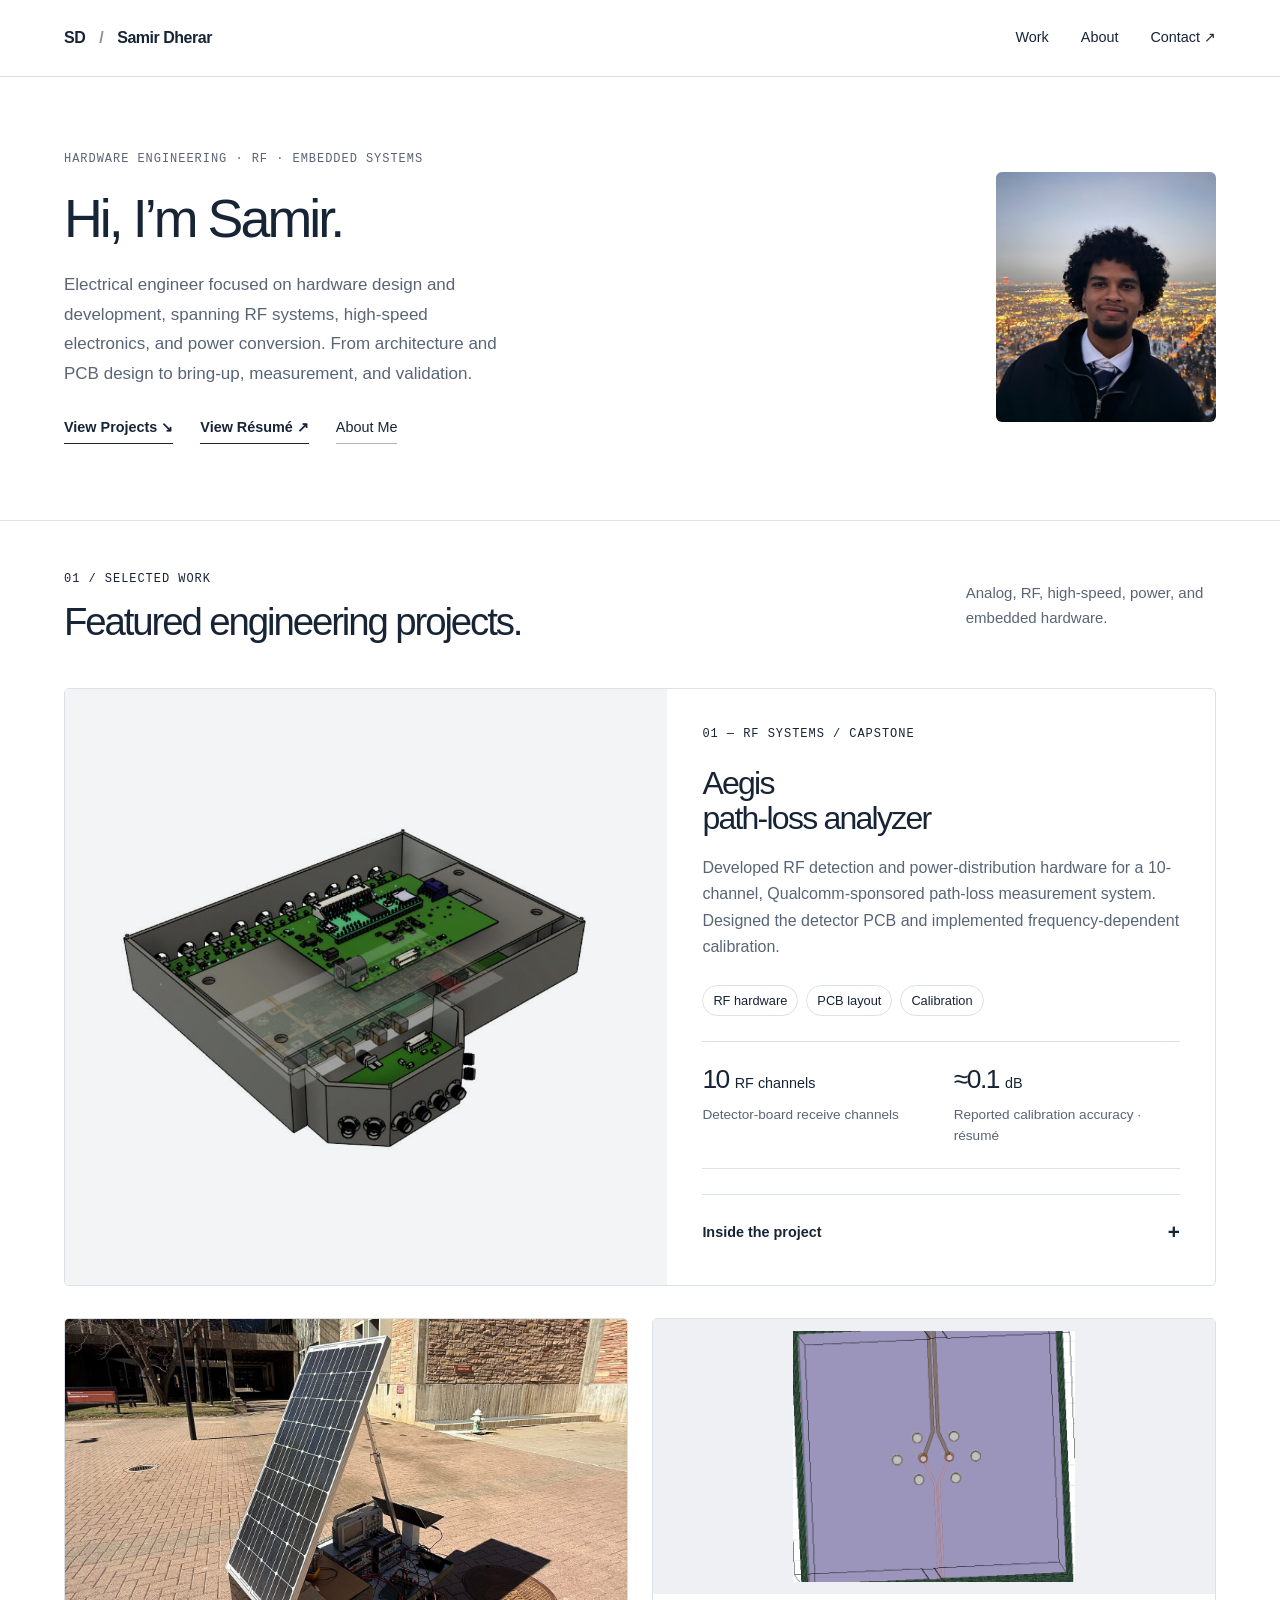
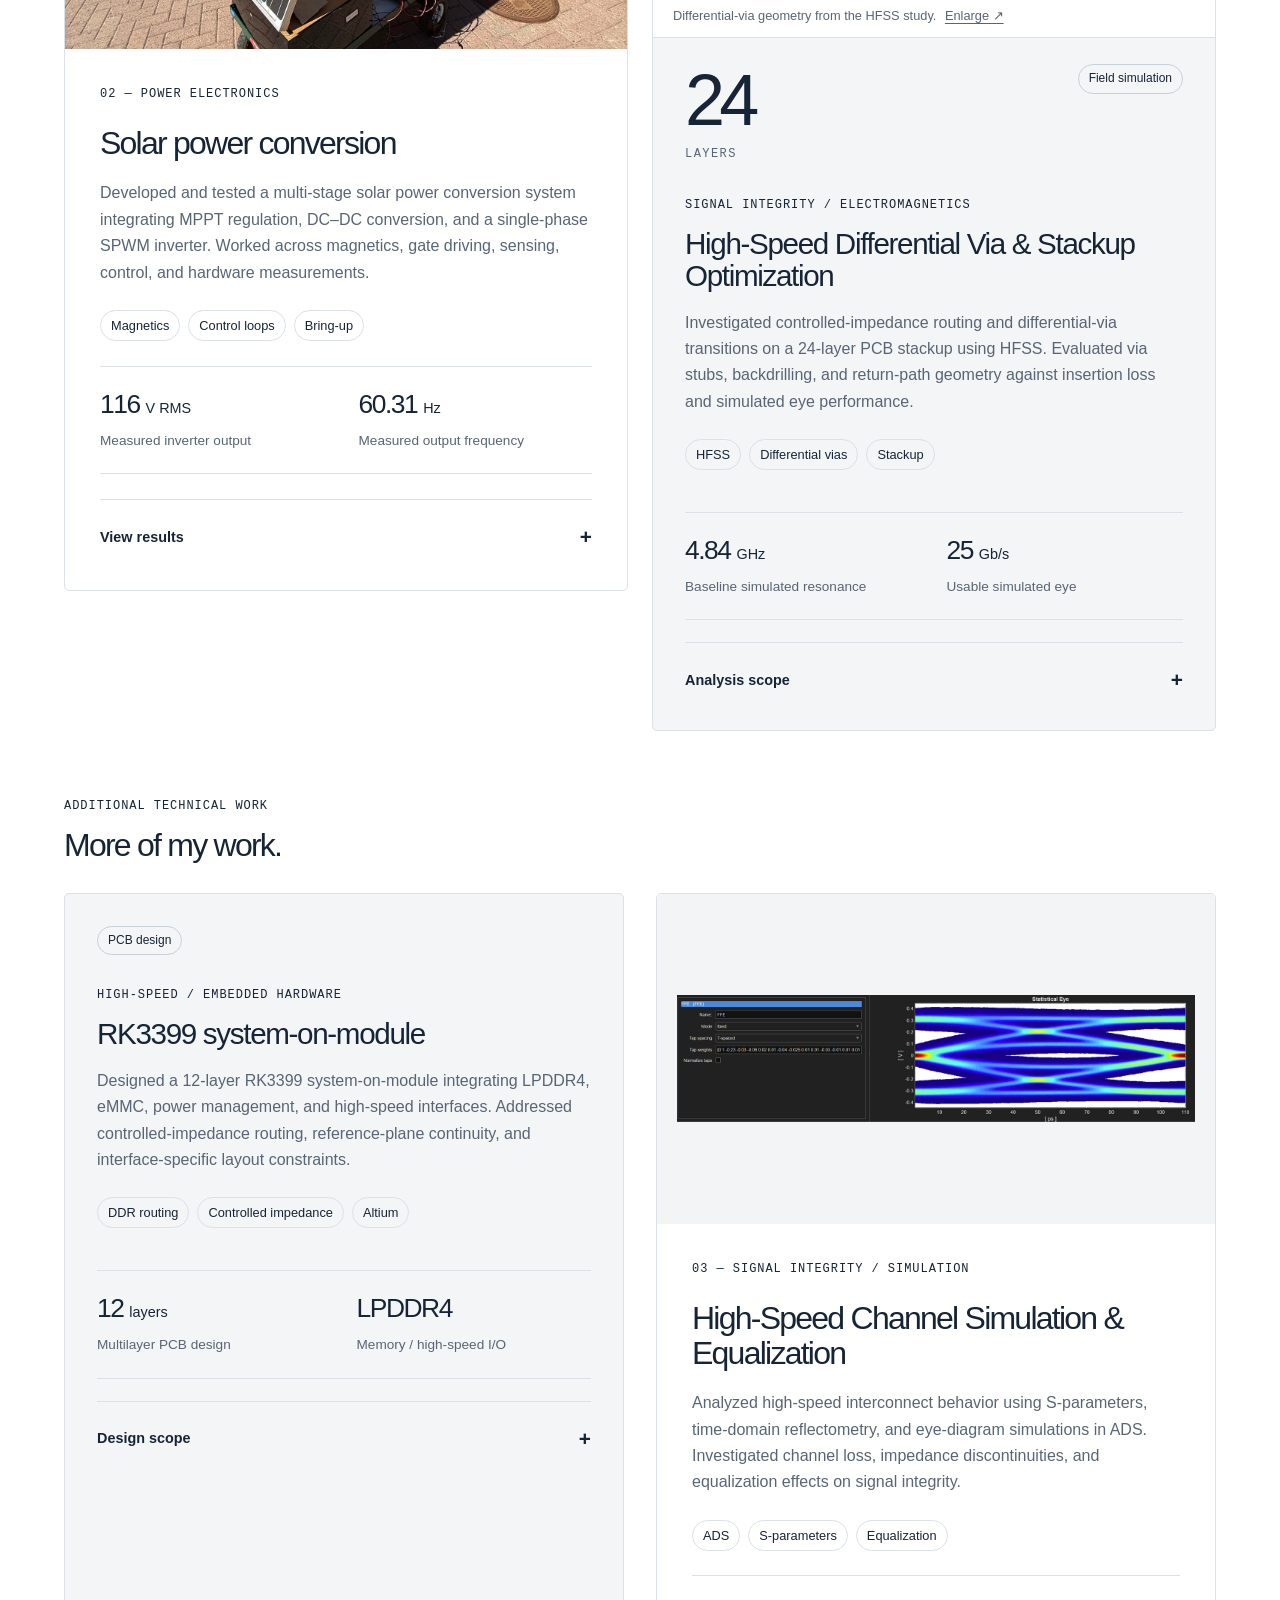
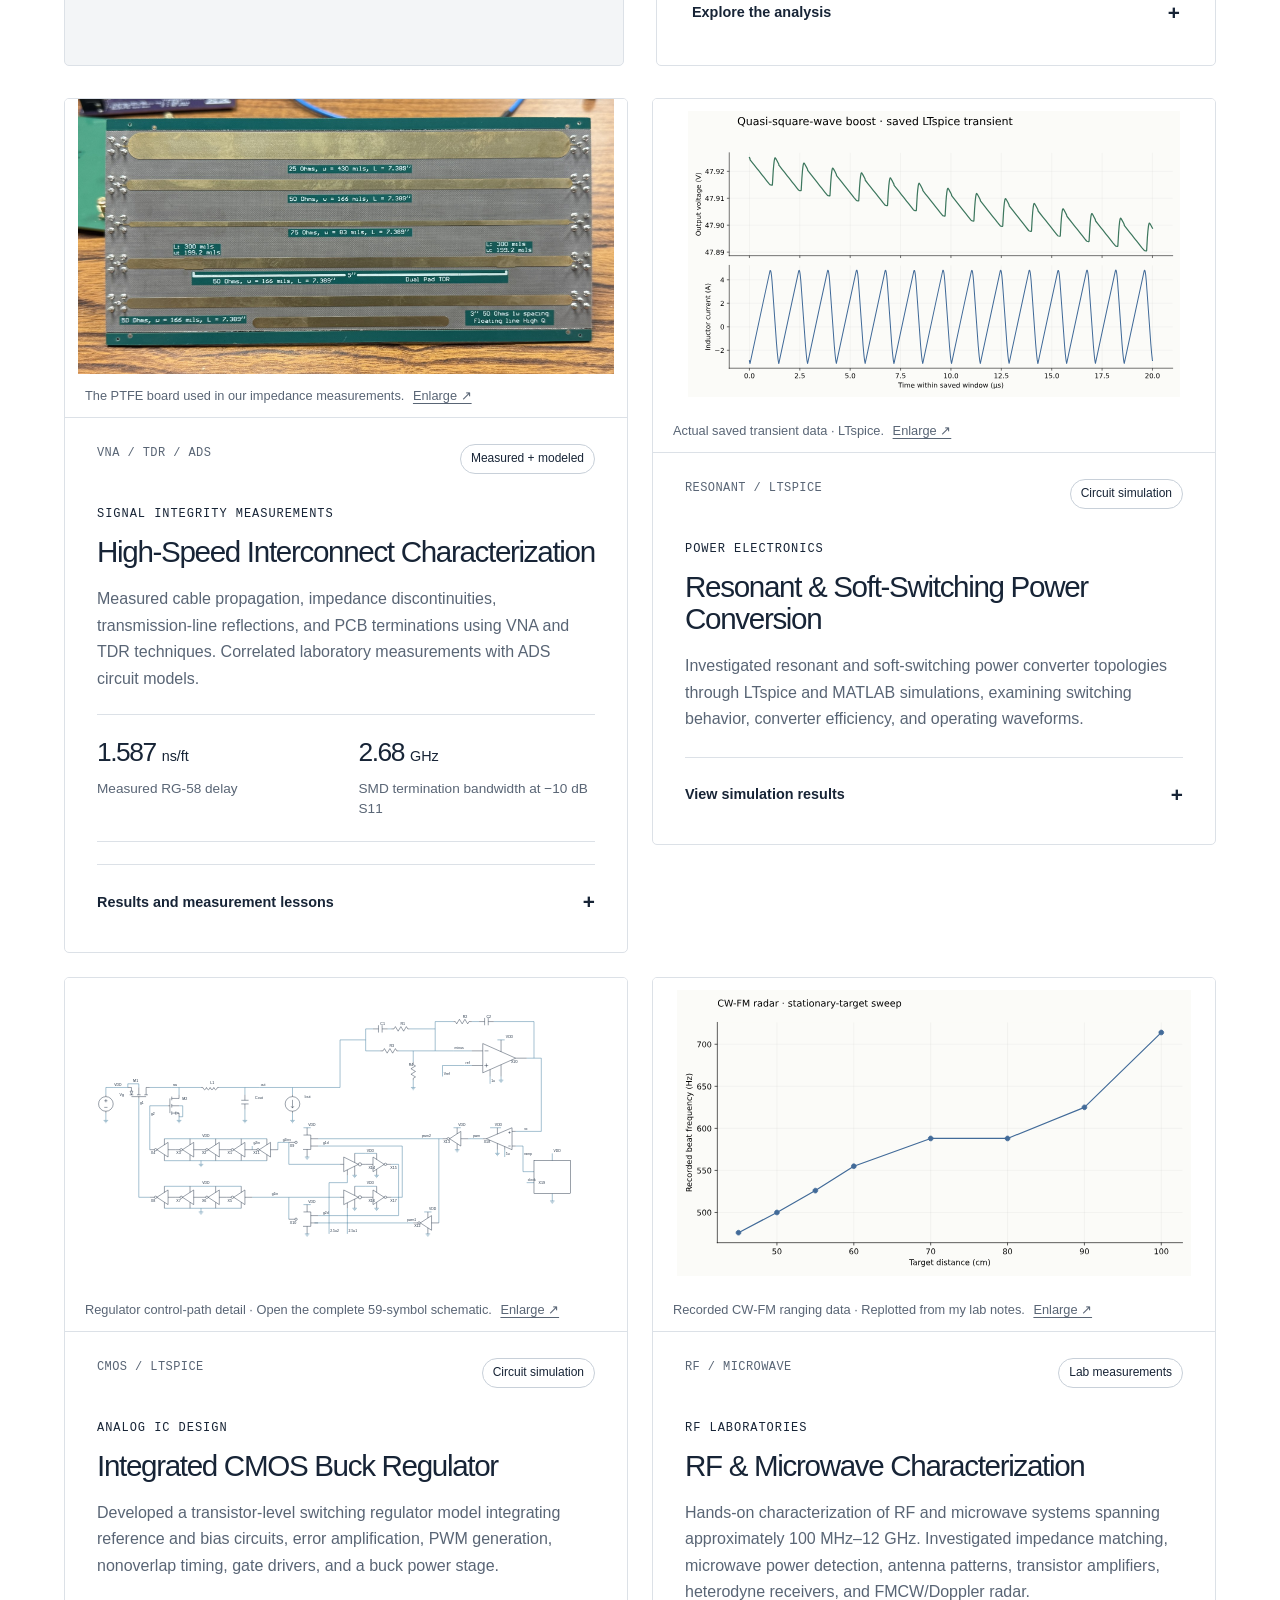
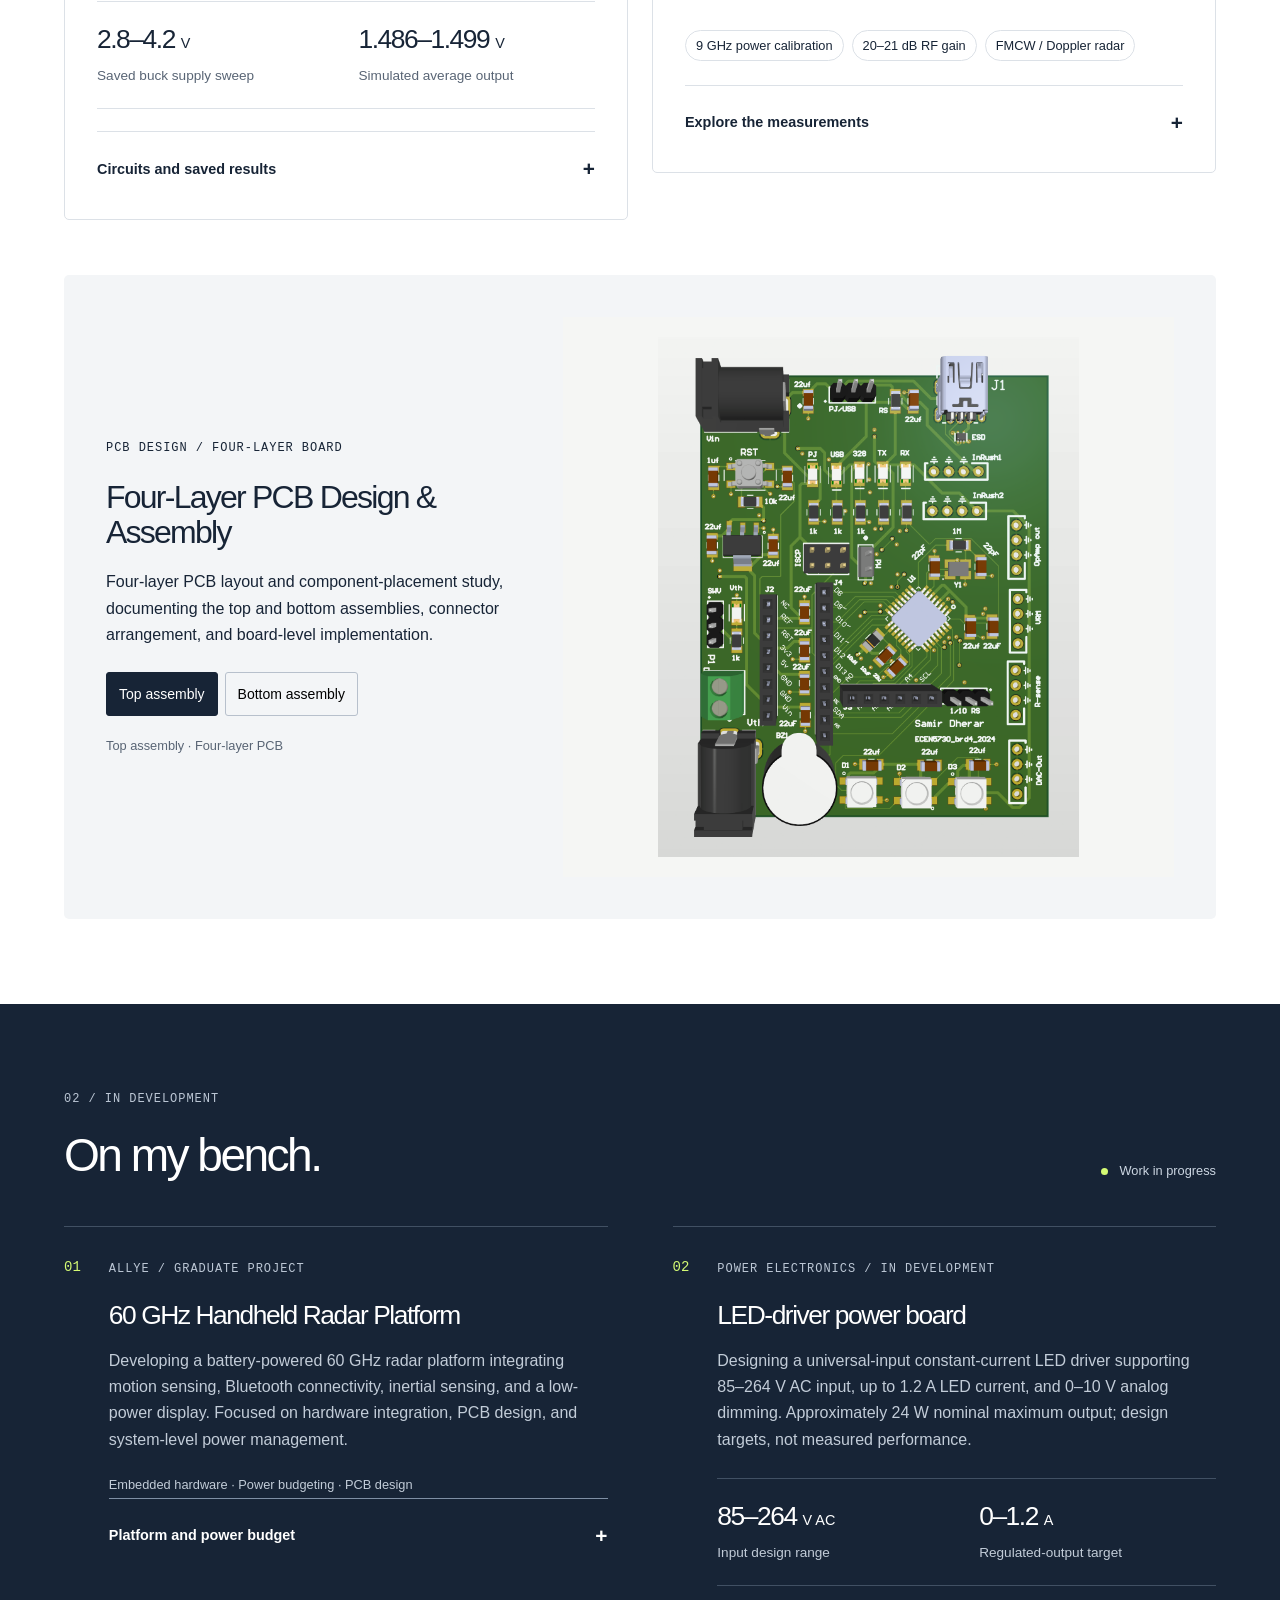
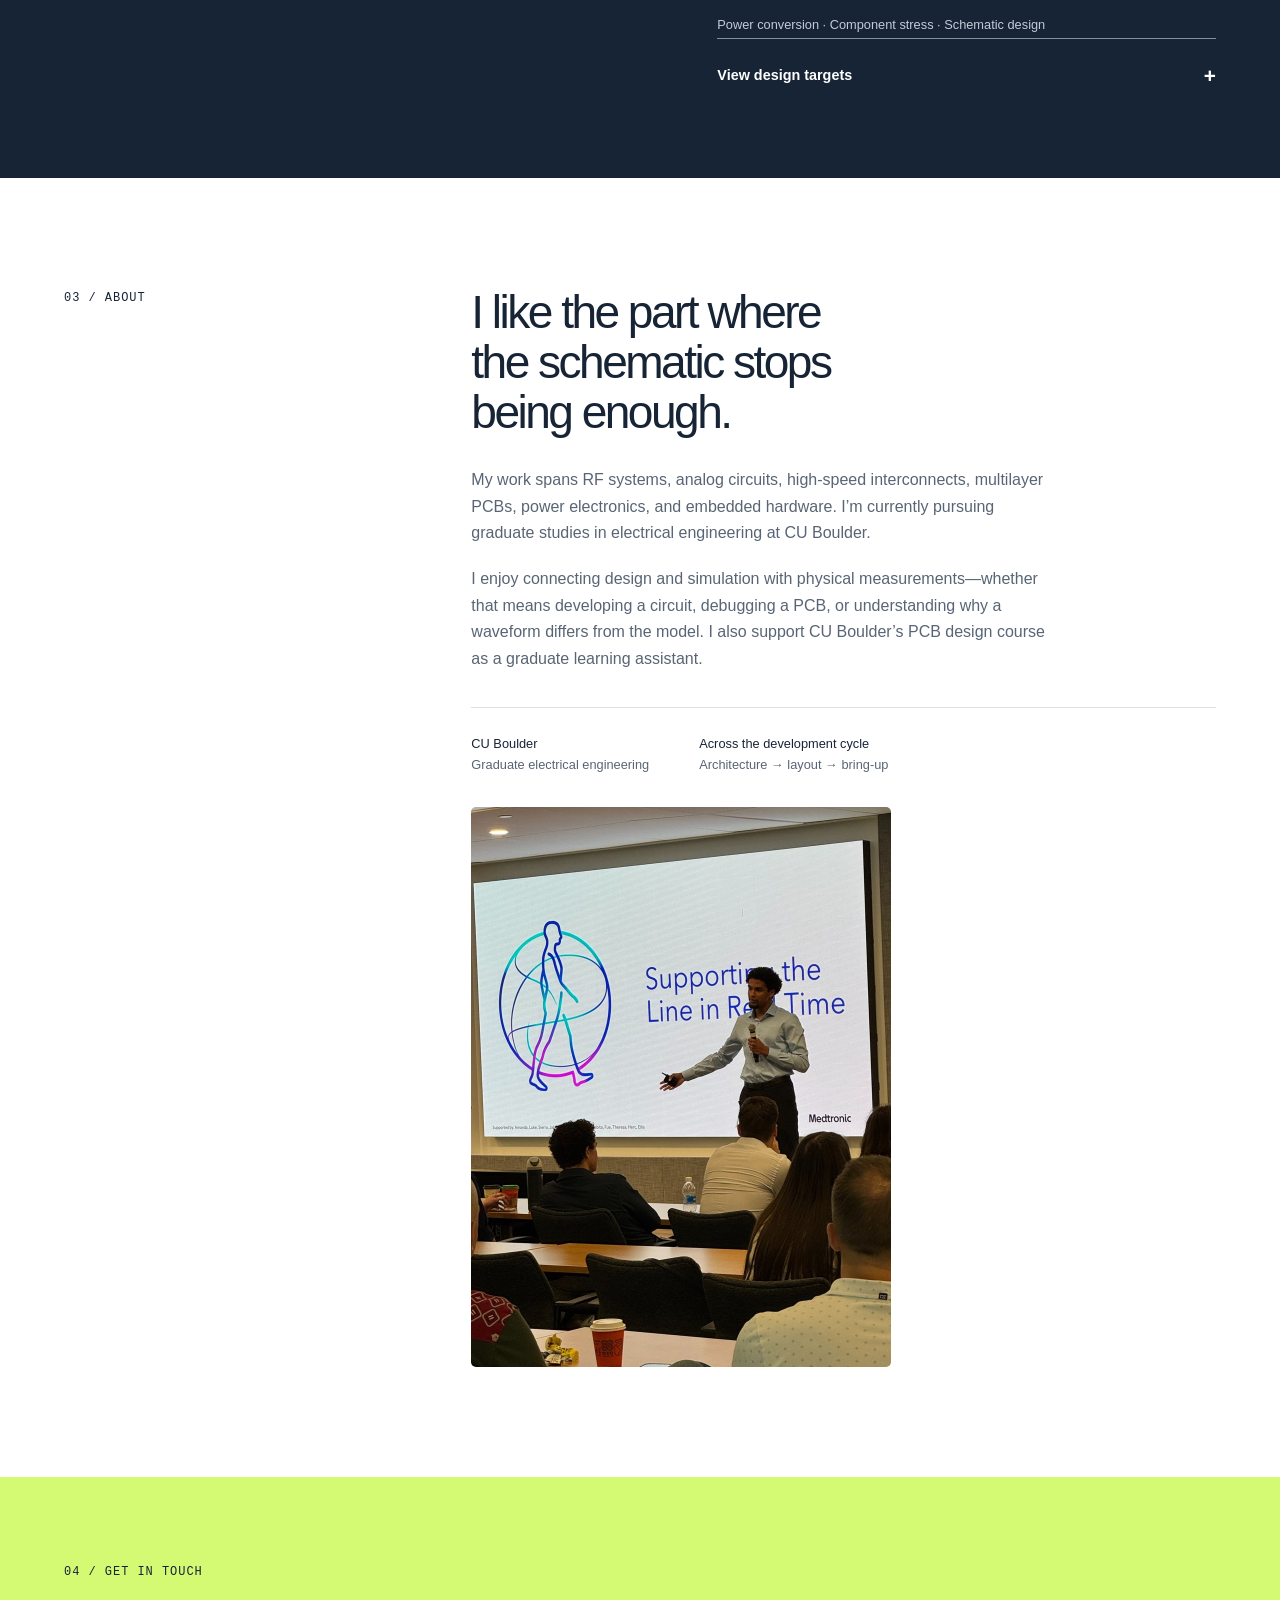
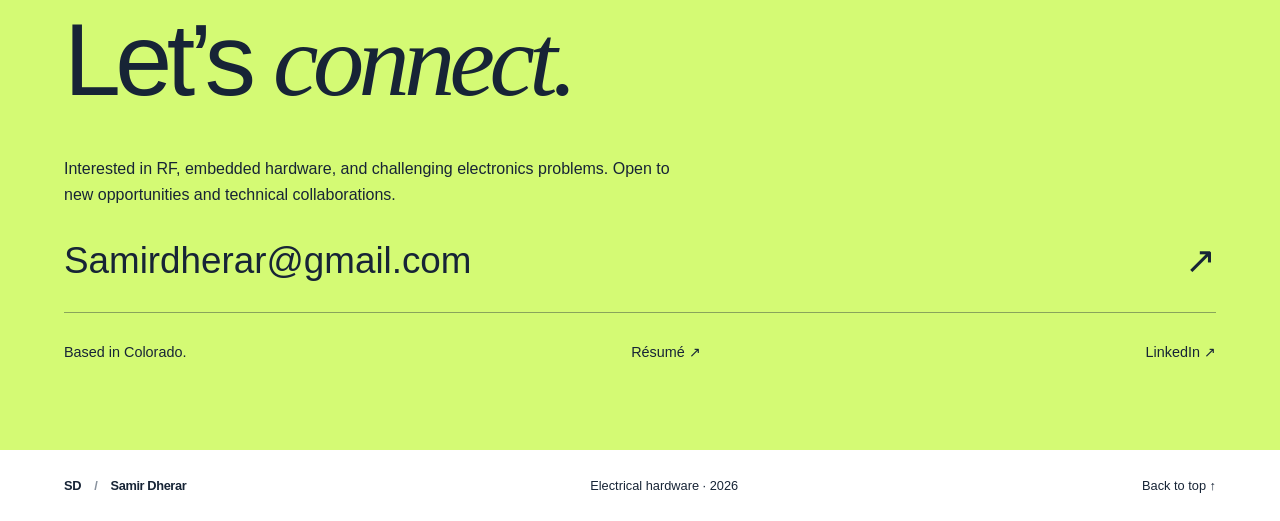
<file: index.html>
<!DOCTYPE html>

<html lang="en"><head><meta charset="utf-8"/><meta content="width=device-width,initial-scale=1" name="viewport"/><title>Samir Dherar — Electrical Hardware Engineer</title><meta content="Electrical hardware portfolio of Samir Dherar. RF measurement, PCB design, power electronics, and embedded systems." name="description"/><link href="data:image/svg+xml,%3Csvg xmlns='http://www.w3.org/2000/svg' viewBox='0 0 32 32'%3E%3Crect width='32' height='32' rx='6' fill='%23172436'/%3E%3Cpath d='M6 18h6l3-9 4 15 3-6h4' fill='none' stroke='%23d4fa74' stroke-width='2'/%3E%3C/svg%3E" rel="icon"/><link href="style.css" rel="stylesheet"/><link href="https://sdherar.github.io/SamirDherar/" rel="canonical"/><meta content="website" property="og:type"/><meta content="https://sdherar.github.io/SamirDherar/" property="og:url"/><meta content="Samir Dherar — Electrical Hardware Engineer" property="og:title"/><meta content="RF systems, high-speed PCB design, embedded hardware, and power conversion. Explore hardware ownership, simulations, measurements, and debugging." property="og:description"/><meta content="https://sdherar.github.io/SamirDherar/assets/social-preview.jpg" property="og:image"/><meta content="1200" property="og:image:width"/><meta content="630" property="og:image:height"/><meta content="Samir Dherar — Electrical Hardware Engineer, with an Aegis detector PCB CAD render" property="og:image:alt"/><meta content="summary_large_image" name="twitter:card"/></head><body>
<a class="skip" href="#work">Skip to projects</a><header class="nav"><a class="brand" href="#home">SD<span> / </span>Samir Dherar</a><nav aria-label="Main"><a href="#work">Work</a><a href="#about">About</a><a href="#contact">Contact <span aria-hidden="true">↗</span></a></nav></header>
<main><section class="hero personal-hero" id="home"><div class="hero-copy"><p class="eyebrow">HARDWARE ENGINEERING · RF · EMBEDDED SYSTEMS</p><h1>Hi, I’m Samir.</h1><p class="intro">Electrical engineer focused on hardware design and development, spanning RF systems, high-speed electronics, and power conversion. From architecture and PCB design to bring-up, measurement, and validation.</p><div class="intro-links"><a href="#work">View Projects <span aria-hidden="true">↘</span></a><a class="resume-link" href="resume.html">View Résumé <span aria-hidden="true">↗</span></a><a href="#about">About Me</a></div></div><figure class="portrait"><img alt="Samir Dherar overlooking the city at dusk" decoding="async" fetchpriority="high" height="2048" src="assets/personal/samir-preview.jpg" width="1536"/></figure></section>
<section class="section" id="work"><div class="section-head"><div><p class="eyebrow">01 / SELECTED WORK</p><h2>Featured engineering projects.</h2></div><p>Analog, RF, high-speed, power, and embedded hardware.</p></div>
<article class="project featured"><a aria-label="Read the Aegis project" class="project-image" data-open="aegis-detail" href="#aegis-detail"><img alt="CAD assembly of the Aegis path-loss analyzer enclosure" decoding="async" height="522" loading="lazy" src="assets/04_aegis/aegis_enclosure_cad.jpg" width="817"/></a><div class="project-copy"><p class="eyebrow">01 — RF SYSTEMS / CAPSTONE</p><h3>Aegis<br/>path-loss analyzer</h3><p>Developed RF detection and power-distribution hardware for a 10-channel, Qualcomm-sponsored path-loss measurement system. Designed the detector PCB and implemented frequency-dependent calibration.</p><div class="tags"><span>RF hardware</span><span>PCB layout</span><span>Calibration</span></div><div class="result-grid mini-results"><div><strong>10 <small>RF channels</small></strong><span>Detector-board receive channels</span></div><div><strong>≈0.1 <small>dB</small></strong><span>Reported calibration accuracy · résumé</span></div></div><details id="aegis-detail"><summary>Inside the project <span aria-hidden="true">+</span></summary><div class="detail"><h4>Hardware ownership</h4><p>Designed the RF detector and power-distribution PCBs, including ten receive channels and controlled-impedance routing. Integrated the multi-channel measurement architecture and contributed to the RF switch board and mechanical integration.</p><h4>Calibration</h4><p>Applied six known power levels at multiple RF frequencies and compared detector readings against a reference power meter. A quadratic calibration function incorporating voltage, frequency, and cross terms converted detector voltage to RF input power.</p><p class="caption">The résumé reports approximately 0.1 dB calibration accuracy. Raw calibration data and the measurement uncertainty budget are not included here; this is not a full-band accuracy guarantee.</p><h4>Engineering tradeoffs</h4><p>A buck stage converted the 12 V supply to approximately 6 V for the synthesizer, followed by local regulation where needed. At 1 A, a direct 12-to-6 V linear drop would dissipate approximately 6 W, making the switching stage the more practical thermal choice.</p><h4>Debugging</h4><ol class="debug-steps"><li><strong>Observation:</strong> Broadband detector readings were biased below approximately 1 GHz.</li><li><strong>Investigation:</strong> Examined the RF source’s spectral content.</li><li><strong>Root cause:</strong> Source harmonics contributed power beyond the intended fundamental.</li><li><strong>Resolution:</strong> Moved to a cleaner RF source.</li></ol><figure class="detail-figure"><a href="assets/04_aegis/aegis_board_top_3d.jpg" rel="noopener" target="_blank"><img alt="Aegis ten-channel RF detector PCB CAD render" decoding="async" height="898" loading="lazy" src="assets/04_aegis/aegis_board_top_3d.jpg" width="1500"/></a><figcaption>Detector-board CAD render. Enclosure imagery is also CAD. <a href="assets/04_aegis/aegis_board_top_3d.jpg" rel="noopener" target="_blank">Enlarge ↗</a></figcaption></figure></div></details></div></article><div class="study-grid featured-studies"><article class="project"><div class="project-image"><a aria-label="Enlarge: Solar panel and measurement instruments on a cart outside CU Boulder" href="assets/08_power-pv/pv_cart_outdoor.jpg" rel="noopener" target="_blank"><img alt="Solar panel and measurement instruments on a cart outside CU Boulder" decoding="async" height="1080" loading="lazy" src="assets/08_power-pv/pv_cart_outdoor.jpg" width="1500"/></a></div><div class="project-copy"><p class="eyebrow">02 — POWER ELECTRONICS</p><h3>Solar power conversion</h3><p>Developed and tested a multi-stage solar power conversion system integrating MPPT regulation, DC–DC conversion, and a single-phase SPWM inverter. Worked across magnetics, gate driving, sensing, control, and hardware measurements.</p><div class="tags"><span>Magnetics</span><span>Control loops</span><span>Bring-up</span></div><div class="result-grid mini-results"><div><strong>116 <small>V RMS</small></strong><span>Measured inverter output</span></div><div><strong>60.31 <small>Hz</small></strong><span>Measured output frequency</span></div></div><details><summary>View results <span aria-hidden="true">+</span></summary><div class="detail"><div class="power-results"><p class="eyebrow">SOLAR CONVERTER / MEASURED OUTPUT</p><div class="result-grid"><div><strong>116 <small>V RMS</small></strong><span>Inverter output</span></div><div><strong>60.31 <small>Hz</small></strong><span>Output frequency</span></div></div><p>MPPT buck · Cascaded boost · SPWM inverter</p></div><p>The chain combines an MPPT buck stage, cascaded boost, and SPWM inverter. Work included custom magnetics, gate drivers, sensing, firmware, and measured plant response for compensator design.</p><p class="caption">Values from the recorded inverter test. Output distortion remained an open debugging item; these readings do not establish waveform quality or conversion efficiency.</p><figure class="detail-figure"><a href="assets/08_power-pv/pv_inverter_output_scope.jpg" rel="noopener" target="_blank"><img alt="Oscilloscope capture from the recorded inverter output test" decoding="async" height="1125" loading="lazy" src="assets/08_power-pv/pv_inverter_output_scope.jpg" width="1500"/></a><figcaption>Recorded inverter waveform. Output distortion remained under investigation. <a href="assets/08_power-pv/pv_inverter_output_scope.jpg" rel="noopener" target="_blank">Enlarge ↗</a></figcaption></figure></div></details></div></article><article class="study study-major"><figure class="evidence-cover model-cover"><a aria-label="Open full-size image: HFSS model of the differential via transition and surrounding return vias" href="assets/evidence/via-improvements.png" rel="noopener" target="_blank"><img alt="HFSS model of the differential via transition and surrounding return vias" decoding="async" height="567" loading="lazy" src="assets/evidence/via-improvements.png" width="636"/></a><figcaption>Differential-via geometry from the HFSS study. <a href="assets/evidence/via-improvements.png" rel="noopener" target="_blank">Enlarge ↗</a></figcaption></figure><div class="study-top"><span class="study-index">24<span>LAYERS</span></span><span class="project-stage">Field simulation</span></div><p class="eyebrow">SIGNAL INTEGRITY / ELECTROMAGNETICS</p><h3>High-Speed Differential Via &amp; Stackup Optimization</h3><p>Investigated controlled-impedance routing and differential-via transitions on a 24-layer PCB stackup using HFSS. Evaluated via stubs, backdrilling, and return-path geometry against insertion loss and simulated eye performance.</p><div class="tags"><span>HFSS</span><span>Differential vias</span><span>Stackup</span></div><div class="result-grid mini-results"><div><strong>4.84 <small>GHz</small></strong><span>Baseline simulated resonance</span></div><div><strong>25 <small>Gb/s</small></strong><span>Usable simulated eye</span></div></div><details><summary>Analysis scope <span aria-hidden="true">+</span></summary><div class="detail"><h4>Impedance planning</h4><p>Compared eight candidate layers for 35, 50, and 65 Ω single-ended routes and 80, 100, and 110 Ω differential pairs. Screened the nominal geometries against an assumed 3.5 mil trace/space floor, with fabrication tolerances still requiring confirmation.</p><h4>Initial problem and design improvement</h4><p>The baseline model showed a differential insertion-loss notch at 4.84 GHz. Backdrilling removed the dominant stub resonance; return-path vias and antipad tuning formed the next optimization steps. The unused via barrel acts as a resonant stub; removing it reduces the notch that limits channel transmission.</p><h4>System-level simulation result</h4><p>Backdrilling reopened the simulated 10 Gb/s eye. The report shows a usable 25 Gb/s eye in the current model; 30 Gb/s remains exploratory pending wider-band EM analysis and tolerance checks.</p><p class="caption">Team simulation study with Pavan and Vaishnav. Nominal modeled performance, not measured board validation.</p><figure class="detail-figure"><a href="assets/evidence/via-baseline.png" rel="noopener" target="_blank"><img alt="Baseline HFSS differential-via geometry before backdrilling" decoding="async" height="880" loading="lazy" src="assets/evidence/via-baseline.png" width="1660"/></a><figcaption>Baseline model geometry. Compare with the backdrilled geometry above; transmission and eye comparison plots are not included in this repository. <a href="assets/evidence/via-baseline.png" rel="noopener" target="_blank">Enlarge ↗</a></figcaption></figure></div></details></article></div><div aria-labelledby="collection-title" class="project-collection"><div class="collection-heading"><p class="eyebrow">ADDITIONAL TECHNICAL WORK</p><h2 id="collection-title">More of my work.</h2></div><div class="project-grid"><article class="study study-major"><div class="study-top"><span class="project-stage">PCB design</span></div><p class="eyebrow">HIGH-SPEED / EMBEDDED HARDWARE</p><h3>RK3399 system-on-module</h3><p>Designed a 12-layer RK3399 system-on-module integrating LPDDR4, eMMC, power management, and high-speed interfaces. Addressed controlled-impedance routing, reference-plane continuity, and interface-specific layout constraints.</p><div class="tags"><span>DDR routing</span><span>Controlled impedance</span><span>Altium</span></div><div class="result-grid mini-results"><div><strong>12 <small>layers</small></strong><span>Multilayer PCB design</span></div><div><strong>LPDDR4</strong><span>Memory / high-speed I/O</span></div></div><details><summary>Design scope <span aria-hidden="true">+</span></summary><div class="detail"><h4>System architecture</h4><p>The RK3399 module integrates LPDDR4, eMMC, power management, wireless connectivity, and USB-C, with PCIe, USB 3.0, HDMI, eDP, and MIPI interfaces brought into the module architecture.</p><h4>Memory and high-speed routing</h4><p>LPDDR4 breakout and placement were coordinated with routing and trace-length constraints. Differential-pair impedance, matching, reference-plane transitions, and return-path continuity informed routing across the high-speed interfaces.</p><h4>PCB implementation</h4><p>Component placement and BGA fanout were developed alongside the 12-layer stackup. Signal-layer assignments, power distribution, interface breakout, and manufacturing constraints were considered together to keep dense routing practical.</p><h4>Project status</h4><p class="caption">Design and layout project. Hardware bring-up results are not presented here.</p></div></details></article>
<article class="project"><div class="project-image si"><a aria-label="Enlarge: ADS simulation of an equalized eye diagram" href="assets/06_signal-integrity/si_ffe_eye_open.png" rel="noopener" target="_blank"><img alt="ADS simulation of an equalized eye diagram" decoding="async" height="342" loading="lazy" src="assets/06_signal-integrity/si_ffe_eye_open.png" width="1400"/></a></div><div class="project-copy"><p class="eyebrow">03 — SIGNAL INTEGRITY / SIMULATION</p><h3>High-Speed Channel Simulation &amp; Equalization</h3><p>Analyzed high-speed interconnect behavior using S-parameters, time-domain reflectometry, and eye-diagram simulations in ADS. Investigated channel loss, impedance discontinuities, and equalization effects on signal integrity.</p><div class="tags"><span>ADS</span><span>S-parameters</span><span>Equalization</span></div><details><summary>Explore the analysis <span aria-hidden="true">+</span></summary><div class="detail"><p>Compared interconnect behavior in the frequency and time domains, then examined how channel impairments affect eye opening. These figures are simulations, not bench measurements.</p><a aria-label="Enlarge: Simulated insertion and return loss" href="assets/06_signal-integrity/si_insertion_return_loss.png" rel="noopener" target="_blank"><img alt="Simulated insertion and return loss" decoding="async" height="382" loading="lazy" src="assets/06_signal-integrity/si_insertion_return_loss.png" width="628"/></a><a aria-label="Enlarge: Simulated TDR response showing an inductive discontinuity" href="assets/06_signal-integrity/si_tdr_inductive.png" rel="noopener" target="_blank"><img alt="Simulated TDR response showing an inductive discontinuity" decoding="async" height="871" loading="lazy" src="assets/06_signal-integrity/si_tdr_inductive.png" width="1322"/></a><figure class="detail-figure"><a href="assets/06_signal-integrity/si_stub_channel_null.png" rel="noopener" target="_blank"><img alt="Simulated transmission notch from a channel stub" decoding="async" height="512" loading="lazy" src="assets/06_signal-integrity/si_stub_channel_null.png" width="1337"/></a><figcaption>Stub-induced channel loss · simulation. <a href="assets/06_signal-integrity/si_stub_channel_null.png" rel="noopener" target="_blank">Enlarge ↗</a></figcaption></figure><figure class="detail-figure"><a href="assets/06_signal-integrity/si_ads_sparam_bench.png" rel="noopener" target="_blank"><img alt="ADS S-parameter simulation test bench" decoding="async" height="586" loading="lazy" src="assets/06_signal-integrity/si_ads_sparam_bench.png" width="997"/></a><figcaption>ADS channel model and simulation setup. <a href="assets/06_signal-integrity/si_ads_sparam_bench.png" rel="noopener" target="_blank">Enlarge ↗</a></figcaption></figure></div></details></div></article></div>
<div class="study-grid">
<article class="study evidence-study"><figure class="evidence-cover"><a aria-label="Open full-size image: PTFE microstrip board with exposed traces and SMA connectors used in impedance measurements" href="assets/evidence/microstrip-flipped.jpg" rel="noopener" target="_blank"><img alt="PTFE microstrip board with exposed traces and SMA connectors used in impedance measurements" decoding="async" height="924" loading="lazy" src="assets/evidence/microstrip-flipped.jpg" width="1800"/></a><figcaption>The PTFE board used in our impedance measurements. <a href="assets/evidence/microstrip-flipped.jpg" rel="noopener" target="_blank">Enlarge ↗</a></figcaption></figure><div class="study-top"><span class="study-code">VNA / TDR / ADS</span><span class="project-stage">Measured + modeled</span></div><p class="eyebrow">SIGNAL INTEGRITY MEASUREMENTS</p><h3>High-Speed Interconnect Characterization</h3><p>Measured cable propagation, impedance discontinuities, transmission-line reflections, and PCB terminations using VNA and TDR techniques. Correlated laboratory measurements with ADS circuit models.</p><div class="result-grid mini-results"><div><strong>1.587 <small>ns/ft</small></strong><span>Measured RG-58 delay</span></div><div><strong>2.68 <small>GHz</small></strong><span>SMD termination bandwidth at −10 dB S11</span></div></div><details><summary>Results and measurement lessons <span aria-hidden="true">+</span></summary><div class="detail"><h4>Termination geometry</h4><p>Measured S11 from 6 MHz to 6 GHz. The SMD termination maintained S11 below −10 dB to 2.68 GHz, versus 1.42 GHz for the axial implementation. Fitted effective series inductance was 1.4 nH versus 3.9 nH, including the mounting and local return path.</p><a aria-label="Enlarge: Measured S11 comparing SMD and axial resistor terminations" href="assets/evidence/termination-bandwidth.png" rel="noopener" target="_blank"><img alt="Measured S11 comparing SMD and axial resistor terminations" decoding="async" height="856" loading="lazy" src="assets/evidence/termination-bandwidth.png" width="1561"/></a><h4>The fixture changes the result</h4><p>Turning PTFE microstrip traces away from the desk raised measured impedance by 4.27 Ω and 6.41 Ω for the two tested traces. The setup’s surroundings mattered more than the differences between the field solvers.</p><h4>Cable delay and model limits</h4><p>Measured 1.587 ns/ft against a nominal 1.540 ns/ft, about 3% higher. Comparing 6-inch and 3-foot cable transients showed that a small load-side capacitance improved early alignment, while additional short-cable damping remained an effective fit with an unresolved physical source.</p><p class="caption">Team lab reports: Labs 1.1–1.3 with Elior Bilow; Labs 2.2–2.3 with Anthony Hamamji. These are measured laboratory results and fitted models.</p><figure class="evidence-cover"><a aria-label="Open full-size image: Microstrip board connected on the lab bench for measurement" href="assets/evidence/microstrip-measurement.jpg" rel="noopener" target="_blank"><img alt="Microstrip board connected on the lab bench for measurement" decoding="async" height="625" loading="lazy" src="assets/evidence/microstrip-measurement.jpg" width="1800"/></a><figcaption>The board and measurement setup from our lab report. <a href="assets/evidence/microstrip-measurement.jpg" rel="noopener" target="_blank">Enlarge ↗</a></figcaption></figure></div></details></article>
<article class="study evidence-study"><figure class="evidence-cover schematic-cover"><a aria-label="Enlarge saved resonant boost transient" href="assets/evidence/resonant-boost-transient.svg" rel="noopener" target="_blank"><img alt="Saved LTspice output-voltage and inductor-current waveforms for a quasi-square-wave boost converter" decoding="async" loading="lazy" src="assets/evidence/resonant-boost-transient.svg"/></a><figcaption>Actual saved transient data · LTspice. <a href="assets/evidence/resonant-boost-transient.svg" rel="noopener" target="_blank">Enlarge ↗</a></figcaption></figure><div class="study-top"><span class="study-code">RESONANT / LTSPICE</span><span class="project-stage">Circuit simulation</span></div><p class="eyebrow">POWER ELECTRONICS</p><h3>Resonant &amp; Soft-Switching Power Conversion</h3><p>Investigated resonant and soft-switching power converter topologies through LTspice and MATLAB simulations, examining switching behavior, converter efficiency, and operating waveforms.</p><details><summary>View simulation results <span aria-hidden="true">+</span></summary><div class="detail"><h4>Quasi-square-wave boost study</h4><p>The featured saved run shows output voltage and inductor current over a 20 µs window. The circuit file specifies a 12 V input and a 230 Ω load.</p><div class="result-grid mini-results"><div><strong>47.91 <small>V</small></strong><span>Logged average output</span></div><div><strong>91.13 <small>%</small></strong><span>Logged simulated efficiency</span></div></div><p>The saved log reports 10.95 W input and 9.98 W output. These are model-based results from the saved run, not measured hardware performance or a new simulation of the latest schematic.</p><h4>Related studies</h4><p>One- and two-transistor ZVS quasi-square-wave models, a quasi-resonant buck study, an active-clamp forward converter, and flyback and synchronous-buck simulations.</p><p class="caption">ECEN 5817 coursework using course-provided models and examples. Waveforms are plotted directly from the supplied LTspice raw file; the voltage and current traces shown here do not by themselves verify zero-voltage switching.</p></div></details></article>
<article class="study evidence-study"><figure class="evidence-cover schematic-cover"><a aria-label="Open full-size image: Complete integrated buck regulator schematic rendered from the supplied LTspice circuit" href="assets/evidence/analog-buck-complete.svg" rel="noopener" target="_blank"><img alt="Complete integrated buck regulator schematic rendered from the supplied LTspice circuit" decoding="async" loading="lazy" src="assets/evidence/analog-buck-detail.svg"/></a><figcaption>Regulator control-path detail · Open the complete 59-symbol schematic. <a href="assets/evidence/analog-buck-complete.svg" rel="noopener" target="_blank">Enlarge ↗</a></figcaption></figure><div class="study-top"><span class="study-code">CMOS / LTSPICE</span><span class="project-stage">Circuit simulation</span></div><p class="eyebrow">ANALOG IC DESIGN</p><h3>Integrated CMOS Buck Regulator</h3><p>Developed a transistor-level switching regulator model integrating reference and bias circuits, error amplification, PWM generation, nonoverlap timing, gate drivers, and a buck power stage.</p><div class="result-grid mini-results"><div><strong>2.8–4.2 <small>V</small></strong><span>Saved buck supply sweep</span></div><div><strong>1.486–1.499 <small>V</small></strong><span>Simulated average output</span></div></div><details><summary>Circuits and saved results <span aria-hidden="true">+</span></summary><div class="detail"><h4>Integrated regulator</h4><p>The LTspice project connects the power stage to a comparator, sawtooth oscillator, error amplifier, nonoverlap logic, and inverter gate drivers, with transistor-level reference and bias circuitry.</p><div aria-label="Saved transient-run measurements" class="table-scroll" role="region" tabindex="0"><table><caption>Saved transient-run measurements</caption><thead><tr><th>Supply</th><th>Average output</th><th>Switching frequency</th></tr></thead><tbody><tr><td>2.8 V</td><td>1.4987 V</td><td>931.7 kHz</td></tr><tr><td>3.3 V</td><td>1.4967 V</td><td>844.2 kHz</td></tr><tr><td>4.2 V</td><td>1.4858 V</td><td>703.7 kHz</td></tr></tbody></table></div><p>These averages describe the logged measurement windows, not the full load-transient range.</p><h4>Supporting circuit studies</h4><p>Sawtooth generation with a Schmitt-trigger reset, current-starved timing and dead-time control, a source follower, a wide-bandwidth amplifier, and a bandgap-reference temperature sweep. The saved sawtooth run spans approximately 0.965–2.032 V over its measurement window.</p><p class="caption">ECEN 4827/5827 coursework using supplied 0.35 µm device models and support circuits. Results come from saved LTspice logs; no fabricated-silicon performance is claimed.</p></div></details></article>
<article class="study evidence-study"><figure class="evidence-cover schematic-cover"><a aria-label="Enlarge recorded radar ranging measurements" href="assets/evidence/rf-range-measurements.svg" rel="noopener" target="_blank"><img alt="Recorded radar beat frequency versus target distance from the microwave laboratory report" decoding="async" loading="lazy" src="assets/evidence/rf-range-measurements.svg"/></a><figcaption>Recorded CW-FM ranging data · Replotted from my lab notes. <a href="assets/evidence/rf-range-measurements.svg" rel="noopener" target="_blank">Enlarge ↗</a></figcaption></figure><div class="study-top"><span class="study-code">RF / MICROWAVE</span><span class="project-stage">Lab measurements</span></div><p class="eyebrow">RF LABORATORIES</p><h3>RF &amp; Microwave Characterization</h3><p>Hands-on characterization of RF and microwave systems spanning approximately 100 MHz–12 GHz. Investigated impedance matching, microwave power detection, antenna patterns, transistor amplifiers, heterodyne receivers, and FMCW/Doppler radar.</p><div class="tags"><span>9 GHz power calibration</span><span>20–21 dB RF gain</span><span>FMCW / Doppler radar</span></div><details><summary>Explore the measurements <span aria-hidden="true">+</span></summary><div class="detail"><h4>Microwave power and detector characterization</h4><p>Investigated 9 GHz power measurements, thermistor-based DC-substitution calibration, detector input matching, and diode-detector behavior. The recorded thermistor result reached approximately −22.7 dB S11 at 9 GHz under the lowest-resistance condition tested; this is an input-match result, not an absolute power-accuracy specification.</p><h4>Antenna characterization</h4><p>Measured X-band horn E- and H-plane radiation patterns with approximately 36° and 40° beamwidths, respectively. The recorded 90° polarization rotation reduced received power by approximately 24 dB; this single observation is not a fully characterized cross-polarization isolation specification. Also investigated parabolic reflectors and antenna matching with a 2–13 GHz S11 sweep.</p><h4>RF amplifier measurements</h4><p>Characterized microstrip FET amplifiers, bias networks, and bias tees through small-signal, large-signal, and two-tone intermodulation experiments. Observed approximately 20–21 dB power gain across the recorded input sweep. No verified P1dB or IP3 value is claimed.</p><h4>Heterodyne communications</h4><p>Configured an approximately 9 GHz RF carrier and 9.03 GHz local oscillator to produce a 30 MHz intermediate frequency. The receive chain used horn antennas, a mixer, and IF observation with a spectrum analyzer and oscilloscope; laboratory work included AM demodulation and IF response to RF/LO power.</p><h4>FMCW and Doppler radar</h4><p>Used an 8–9 GHz FMCW sweep over 20 ms, measuring beat frequency and accounting for internal propagation delay before calculating range. One recorded example at a nominal 0.40 m target distance recalculates to approximately 0.426 m after calibration; this is an individual example, not a system-wide accuracy specification.</p><p>The plotted stationary-target sweep covers 45 cm to 1 m, with beat frequencies of approximately 476–714 Hz and scatter between readings. A separate Doppler experiment related X-band frequency shifts to radial target velocity using a waveguide tuner, diode detector, and horn antenna.</p><p class="caption">ECEN 4634/5634 microwave laboratory. The ranging plot preserves recorded values, including repeated readings; it is not a fitted accuracy or resolution claim.</p></div></details></article>
</div></div>
<article class="board-study"><div><p class="eyebrow">PCB DESIGN / FOUR-LAYER BOARD</p><h3>Four-Layer PCB Design &amp; Assembly</h3><p>Four-layer PCB layout and component-placement study, documenting the top and bottom assemblies, connector arrangement, and board-level implementation.</p><div aria-label="Select board view" class="view-buttons" role="group"><button aria-pressed="true" data-view="board4-top.png">Top assembly</button><button aria-pressed="false" data-view="board4-bottom.png">Bottom assembly</button></div><p aria-live="polite" class="caption" id="board-caption">Top assembly · Four-layer PCB</p></div><div class="board-image"><a aria-label="Enlarge board render" href="assets/evidence/board4-top.png" id="board-link" rel="noopener" target="_blank"><img alt="Top assembly render of my four-layer circuit board" decoding="async" height="825" id="board" loading="lazy" src="assets/evidence/board4-top.png" width="669"/></a></div></article>
</section>
<section class="current section"><div class="section-head"><div><p class="eyebrow">02 / IN DEVELOPMENT</p><h2>On my bench.</h2></div><span class="status"><span class="dot"></span> Work in progress</span></div><div class="current-grid"><article><span class="small-number">01</span><div><p class="eyebrow">ALLYE / GRADUATE PROJECT</p><h3>60 GHz Handheld Radar Platform</h3><p>Developing a battery-powered 60 GHz radar platform integrating motion sensing, Bluetooth connectivity, inertial sensing, and a low-power display. Focused on hardware integration, PCB design, and system-level power management.</p><span class="caption">Embedded hardware · Power budgeting · PCB design</span><details><summary>Platform and power budget <span aria-hidden="true">+</span></summary><div class="detail"><div class="result-grid mini-results"><div><strong>60 <small>GHz</small></strong><span>Radar sensing</span></div><div><strong>11.70 <small>Wh</small></strong><span>Calculated battery energy</span></div></div><h4>System architecture</h4><p>My work focuses on the hardware and PCB: power architecture, schematic integration, component placement, and accessible programming and measurement interfaces. The platform combines radar processing with a wireless MCU, inertial sensing, and a memory LCD; the radar SPI interface is planned for up to 15 MHz.</p><h4>Power architecture</h4><p>A protected single-cell 18650 battery provides approximately 11.70 Wh based on minimum rated capacity. The calculated maximum battery demand is 1.83 A, or 0.563C. A regulated 3.3 V rail supplies the main electronics, with battery-voltage supervision intended to shut the rail down before the cell protection cutoff.</p><p>The two-panel solar configuration is estimated to supply approximately 80 mA of battery charge current in strong sunlight, below the harvesting stage’s 100 mA limit. Solar input supplements the battery; recharge and runtime depend on light conditions and operating duty cycle.</p><h4>PCB integration and current status</h4><p>Initial full component placement and a further schematic review were completed by October 3. A custom radar breakout supports interface validation. Test access covers power rails and current sensing, programming/reset, radar SPI/control, and the IMU/display interfaces.</p><p>Next steps are power verification, protection thresholds, interface ESD protection, wireless matching/antenna completion, and critical routing. Target-detection performance and battery runtime remain to be measured.</p><p class="caption">Work in progress · Power values are design calculations and estimates, not validated field performance.</p></div></details></div></article><article><span class="small-number">02</span><div><p class="eyebrow">POWER ELECTRONICS / IN DEVELOPMENT</p><h3>LED-driver power board</h3><p>Designing a universal-input constant-current LED driver supporting 85–264 V AC input, up to 1.2 A LED current, and 0–10 V analog dimming. Approximately 24 W nominal maximum output; design targets, not measured performance.</p><div class="result-grid mini-results"><div><strong>85–264 <small>V AC</small></strong><span>Input design range</span></div><div><strong>0–1.2 <small>A</small></strong><span>Regulated-output target</span></div></div><span class="caption">Power conversion · Component stress · Schematic design</span><details><summary>View design targets <span aria-hidden="true">+</span></summary><div class="detail"><div aria-label="LED-driver requirements" class="table-scroll" role="region" tabindex="0"><table><caption>LED-driver requirements</caption><tbody><tr><th scope="row">AC input</th><td>85–264 V RMS · 45–65 Hz</td></tr><tr><th scope="row">LED current</th><td>0–1.2 A</td></tr><tr><th scope="row">Nominal full-load output</th><td>Approximately 20 V · 24 W</td></tr><tr><th scope="row">Analog dimming</th><td>0–10 V · input resistance ≥10 kΩ</td></tr><tr><th scope="row">Turn-on delay</th><td>≤200 ms</td></tr><tr><th scope="row">Control-loop margins</th><td>≥45° phase · ≥6 dB gain</td></tr><tr><th scope="row">No-load limits</th><td>≤1 W input · ≤29 V output</td></tr></tbody></table></div><h4>Efficiency targets</h4><p>Minimum efficiency is 60% at 120 mA, 65% at 300 mA, 75% at 600 mA, and 80% at 900–1200 mA, specified at both 120 V / 60 Hz and 230 V / 50 Hz input.</p><h4>Conversion and magnetic design</h4><p>Work spans power conversion, magnetic design, and component-stress analysis. Hardware verification is still planned.</p><h4>Current regulation and dimming</h4><p>Design targets combine constant-current regulation with a 0–10 V analog dimming input; current accuracy and dimming response remain to be verified.</p><h4>Loop stability</h4><p>Target margins are at least 45° phase and 6 dB gain, with loop-gain measurements planned.</p><h4>Protection and planned verification</h4><p>Planned checks cover undervoltage, no-load, and short-circuit behavior, turn-on delay, output-current accuracy, and efficiency across the specified line and load conditions.</p><p class="caption">ECEN 5527 · Fall 2026 specification targets. These numbers describe the design requirements, not measured prototype results.</p></div></details></div></article></div></section>
<section class="about section" id="about"><p class="eyebrow">03 / ABOUT</p><div><h2>I like the part where<br/>the schematic stops<br/>being enough.</h2><p>My work spans RF systems, analog circuits, high-speed interconnects, multilayer PCBs, power electronics, and embedded hardware. I’m currently pursuing graduate studies in electrical engineering at CU Boulder.</p><p>I enjoy connecting design and simulation with physical measurements—whether that means developing a circuit, debugging a PCB, or understanding why a waveform differs from the model. I also support CU Boulder’s PCB design course as a graduate learning assistant.</p><div class="about-notes"><span>CU Boulder<br/><b>Graduate electrical engineering</b></span><span>Across the development cycle<br/><b>Architecture → layout → bring-up</b></span></div><figure class="about-photo"><a aria-label="Enlarge presentation photo" href="assets/personal/samir-presentation.jpeg" rel="noopener" target="_blank"><img alt="Samir presenting to an audience in front of a Medtronic presentation screen" decoding="async" height="2048" loading="lazy" src="assets/personal/samir-presentation.jpeg" width="1536"/></a></figure></div></section>
<section class="contact section" id="contact"><p class="eyebrow">04 / GET IN TOUCH</p><h2>Let’s <em>connect.</em></h2><p class="contact-intro">Interested in RF, embedded hardware, and challenging electronics problems. Open to new opportunities and technical collaborations.</p><a class="email" href="mailto:Samirdherar@gmail.com">Samirdherar@gmail.com <span aria-hidden="true">↗</span></a><div class="contact-bottom"><p>Based in Colorado.</p><a href="resume.html">Résumé ↗</a><a href="https://linkedin.com/in/Samirdherar" rel="noopener noreferrer" target="_blank">LinkedIn ↗</a></div></section></main><footer><a class="brand" href="#home">SD<span> / </span>Samir Dherar</a><span>Electrical hardware · 2026</span><a href="#home">Back to top ↑</a></footer><script src="site.js"></script></body></html>
</file>
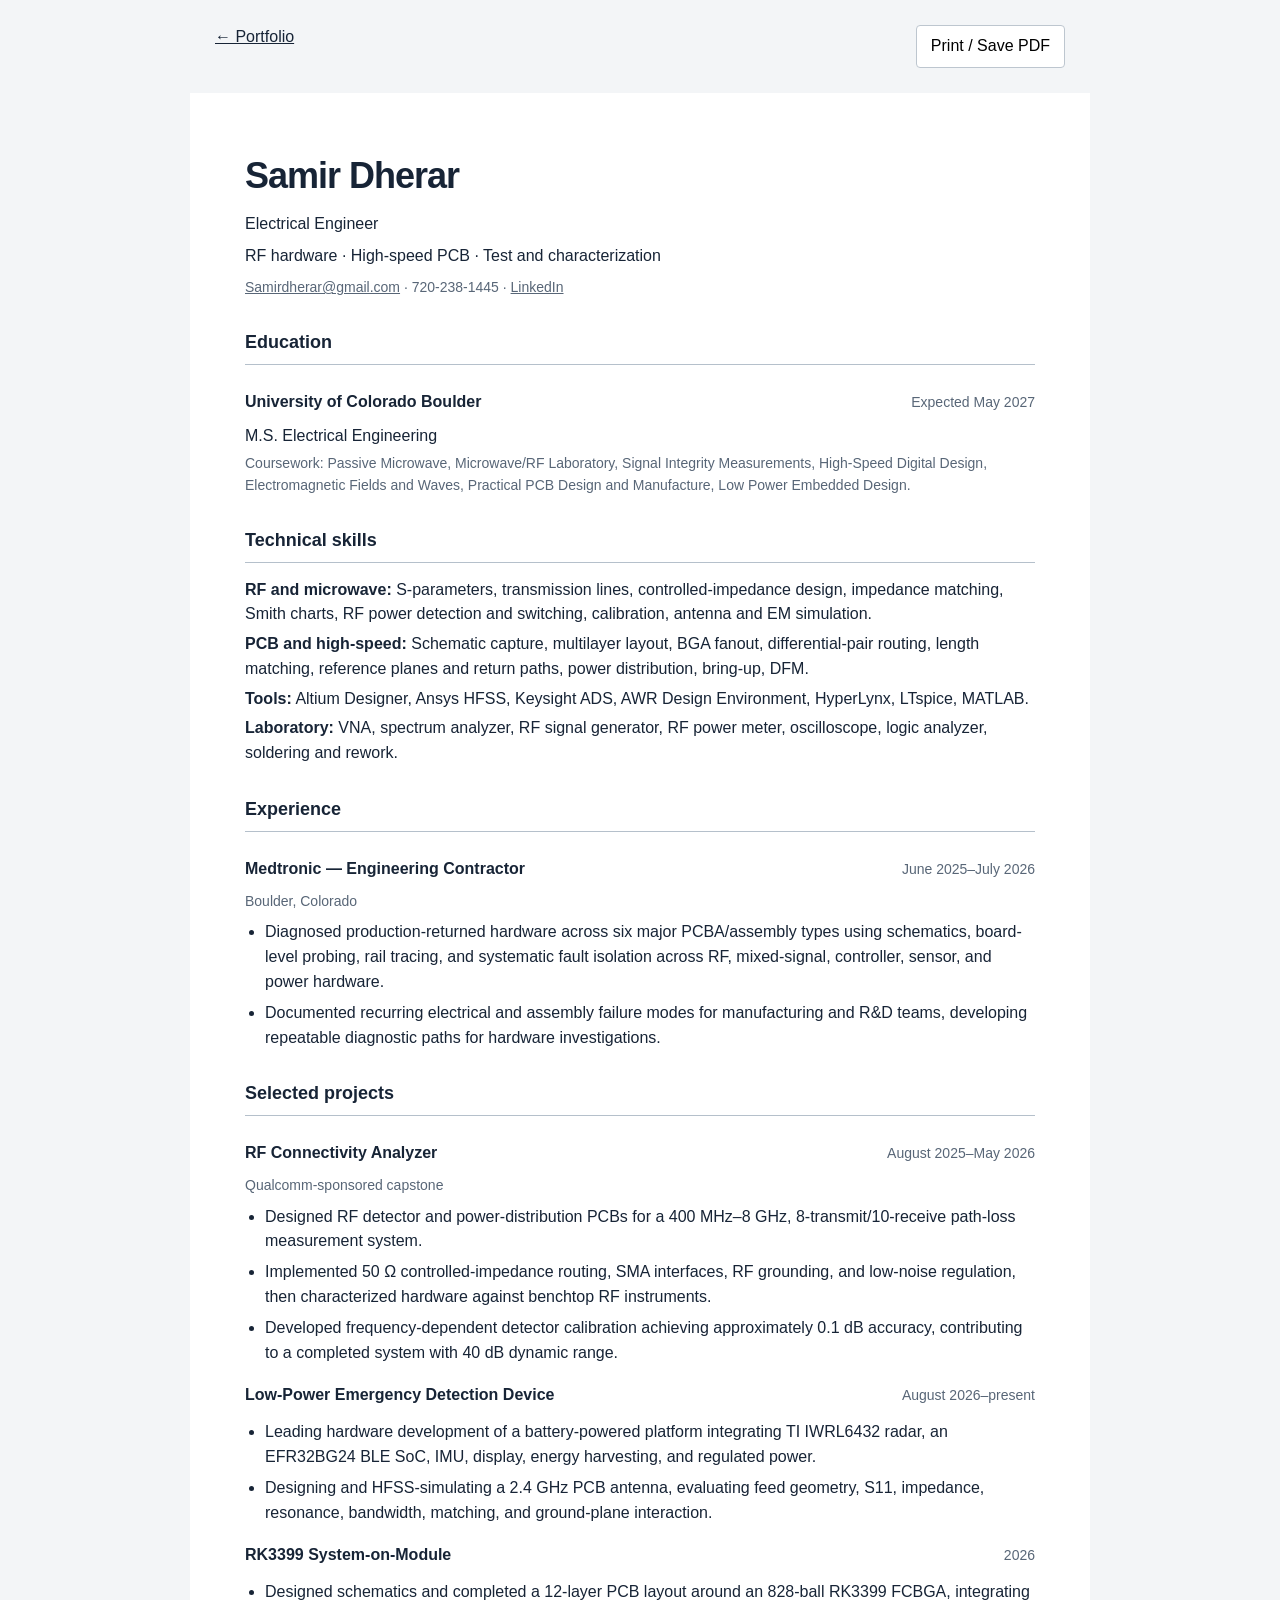
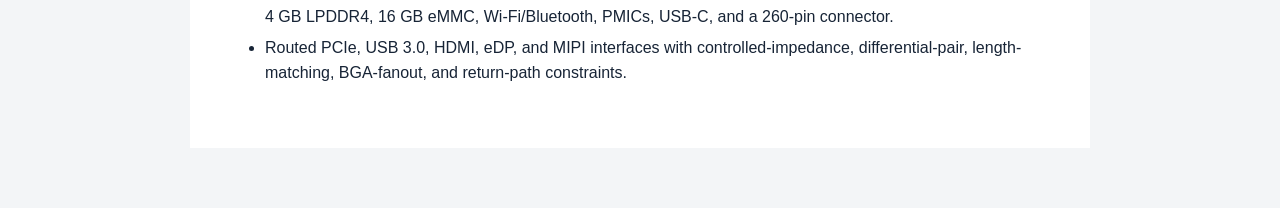
<file: resume.html>
<!DOCTYPE html>
<html lang="en"><head><meta charset="utf-8"/><meta content="width=device-width,initial-scale=1" name="viewport"/><title>Samir Dherar — Résumé</title><meta content="Samir Dherar, electrical engineer. Education, hardware experience, skills, and selected projects." name="description"/><link href="data:image/svg+xml,%3Csvg xmlns='http://www.w3.org/2000/svg' viewBox='0 0 32 32'%3E%3Crect width='32' height='32' rx='6' fill='%23172436'/%3E%3Ctext x='5' y='23' fill='white' font-size='20'%3ESD%3C/text%3E%3C/svg%3E" rel="icon"/><style>*{box-sizing:border-box}body{margin:0;background:#f3f5f7;color:#172436;font:16px/1.55 Arial,sans-serif}a{color:inherit}nav{max-width:900px;margin:25px auto;display:flex;justify-content:space-between;padding:0 25px;gap:20px}button{font:inherit;border:1px solid #bdc6cf;border-radius:4px;padding:8px 14px;cursor:pointer;background:white}main{max-width:900px;background:white;margin:20px auto 60px;padding:55px}h1{font-size:36px;letter-spacing:-1px;margin:0}header p{margin:8px 0}h2{font-size:18px;border-bottom:1px solid #b5c0cb;padding-bottom:7px;margin-top:30px}h3{font-size:16px;margin:20px 0 4px}p{margin:5px 0}ul{margin:8px 0;padding-left:20px}li{margin:6px 0}.meta{color:#586677;font-size:14px}.title{display:flex;justify-content:space-between;gap:20px;align-items:baseline}.title h3{margin:10px 0 4px}a:focus-visible,button:focus-visible{outline:3px solid #61933c;outline-offset:4px}@media(max-width:600px){main{padding:28px 22px}.title{display:block}.meta{font-size:14px}nav{align-items:center}}@media print{@page{margin:15mm}body{background:white;font-size:10pt;line-height:1.35}nav{display:none}main{margin:0;padding:0;max-width:none}h1{font-size:25pt}h2{margin-top:18px;font-size:13pt}h3{font-size:11pt}.meta{font-size:9pt}li{margin:4px 0}a{text-decoration:none}article{break-inside:avoid}}</style><link href="https://sdherar.github.io/SamirDherar/resume.html" rel="canonical"/><meta content="website" property="og:type"/><meta content="https://sdherar.github.io/SamirDherar/resume.html" property="og:url"/><meta content="Samir Dherar — Résumé" property="og:title"/><meta content="Education, hardware experience, technical skills, and selected engineering projects." property="og:description"/><meta content="https://sdherar.github.io/SamirDherar/assets/social-preview.jpg" property="og:image"/><meta content="1200" property="og:image:width"/><meta content="630" property="og:image:height"/><meta content="Samir Dherar — Electrical Hardware Engineer, with an Aegis detector PCB CAD render" property="og:image:alt"/><meta content="summary_large_image" name="twitter:card"/></head><body><nav><a href="index.html">← Portfolio</a><button onclick="window.print()" type="button">Print / Save PDF</button></nav><main><header><h1>Samir Dherar</h1><p>Electrical Engineer</p><p>RF hardware · High-speed PCB · Test and characterization</p><p class="meta"><a href="mailto:Samirdherar@gmail.com">Samirdherar@gmail.com</a> · 720-238-1445 · <a href="https://linkedin.com/in/Samirdherar" rel="noopener" target="_blank">LinkedIn</a></p></header>
<section><h2>Education</h2><div class="title"><h3>University of Colorado Boulder</h3><span class="meta">Expected May 2027</span></div><p>M.S. Electrical Engineering</p><p class="meta">Coursework: Passive Microwave, Microwave/RF Laboratory, Signal Integrity Measurements, High-Speed Digital Design, Electromagnetic Fields and Waves, Practical PCB Design and Manufacture, Low Power Embedded Design.</p></section>
<section><h2>Technical skills</h2><p><b>RF and microwave:</b> S-parameters, transmission lines, controlled-impedance design, impedance matching, Smith charts, RF power detection and switching, calibration, antenna and EM simulation.</p><p><b>PCB and high-speed:</b> Schematic capture, multilayer layout, BGA fanout, differential-pair routing, length matching, reference planes and return paths, power distribution, bring-up, DFM.</p><p><b>Tools:</b> Altium Designer, Ansys HFSS, Keysight ADS, AWR Design Environment, HyperLynx, LTspice, MATLAB.</p><p><b>Laboratory:</b> VNA, spectrum analyzer, RF signal generator, RF power meter, oscilloscope, logic analyzer, soldering and rework.</p></section>
<section><h2>Experience</h2><article><div class="title"><h3>Medtronic — Engineering Contractor</h3><span class="meta">June 2025–July 2026</span></div><p class="meta">Boulder, Colorado</p><ul><li>Diagnosed production-returned hardware across six major PCBA/assembly types using schematics, board-level probing, rail tracing, and systematic fault isolation across RF, mixed-signal, controller, sensor, and power hardware.</li><li>Documented recurring electrical and assembly failure modes for manufacturing and R&amp;D teams, developing repeatable diagnostic paths for hardware investigations.</li></ul></article></section>
<section><h2>Selected projects</h2><article><div class="title"><h3>RF Connectivity Analyzer</h3><span class="meta">August 2025–May 2026</span></div><p class="meta">Qualcomm-sponsored capstone</p><ul><li>Designed RF detector and power-distribution PCBs for a 400 MHz–8 GHz, 8-transmit/10-receive path-loss measurement system.</li><li>Implemented 50 Ω controlled-impedance routing, SMA interfaces, RF grounding, and low-noise regulation, then characterized hardware against benchtop RF instruments.</li><li>Developed frequency-dependent detector calibration achieving approximately 0.1 dB accuracy, contributing to a completed system with 40 dB dynamic range.</li></ul></article>
<article><div class="title"><h3>Low-Power Emergency Detection Device</h3><span class="meta">August 2026–present</span></div><ul><li>Leading hardware development of a battery-powered platform integrating TI IWRL6432 radar, an EFR32BG24 BLE SoC, IMU, display, energy harvesting, and regulated power.</li><li>Designing and HFSS-simulating a 2.4 GHz PCB antenna, evaluating feed geometry, S11, impedance, resonance, bandwidth, matching, and ground-plane interaction.</li></ul></article>
<article><div class="title"><h3>RK3399 System-on-Module</h3><span class="meta">2026</span></div><ul><li>Designed schematics and completed a 12-layer PCB layout around an 828-ball RK3399 FCBGA, integrating 4 GB LPDDR4, 16 GB eMMC, Wi-Fi/Bluetooth, PMICs, USB-C, and a 260-pin connector.</li><li>Routed PCIe, USB 3.0, HDMI, eDP, and MIPI interfaces with controlled-impedance, differential-pair, length-matching, BGA-fanout, and return-path constraints.</li></ul></article></section></main></body></html>
</file>
<file: style.css>
:root{--ink:#172436;--muted:#596575;--line:#dce1e7;--paper:#fff;--lime:#d4fa74}*{box-sizing:border-box}html{scroll-behavior:smooth;scroll-padding-top:90px}body{margin:0;color:var(--ink);background:var(--paper);font:16px/1.65 Arial,Helvetica,sans-serif}a{color:inherit;text-decoration:none}button{font:inherit}img{display:block;width:100%;height:auto}h1,h2,h3,h4,p,figure{margin:0}h1,h2,h3{letter-spacing:-.055em;line-height:1.08;font-weight:500}h1{font-size:clamp(3rem,5.3vw,5.6rem)}h2{font-size:clamp(2rem,3.6vw,3.75rem)}h3{font-size:2rem}h4{font-size:1rem;margin:20px 0 6px}em{font-family:Georgia,serif;font-weight:400}p{max-width:65ch}.nav,footer{display:flex;align-items:center;justify-content:space-between;padding:25px 5%;gap:24px}.nav{border-bottom:1px solid var(--line);background:#ffffffed;position:sticky;top:0;z-index:10;backdrop-filter:blur(15px)}.brand{font-weight:700;letter-spacing:-.03em}.brand span{margin:0 10px;color:#89929e}nav{display:flex;gap:32px;font-size:.9rem}nav a:hover,footer a:hover{text-decoration:underline}.hero{padding:85px 5% 60px;display:grid;grid-template-columns:1.2fr 1fr;gap:4%;align-items:center;min-height:690px}.eyebrow{font:12px/1.7 ui-monospace,SFMono-Regular,Consolas,monospace;letter-spacing:.08em;margin-bottom:22px}.dot{display:inline-block;width:7px;height:7px;border-radius:50%;background:#61933c;margin-right:8px}.intro{font-size:1.1rem;max-width:44ch;color:var(--muted);margin:28px 0}.button{display:inline-flex;align-items:center;gap:60px;padding:15px 22px;background:var(--ink);color:white;border-radius:3px}.button:hover{background:#304562}.disciplines{font-size:.8rem;margin-top:50px;color:var(--muted)}.disciplines span{margin:0 7px;color:#a0a8b0}.hero-art{background:#f1f3f5;border:1px solid var(--line);transform:rotate(-2deg);padding:22px;box-shadow:15px 20px 0 #f8f9fa}.drawing-top,.hero-art figcaption{display:flex;justify-content:space-between;gap:12px;font:12px/1.6 monospace;letter-spacing:.025em}.hero-art img{height:320px;object-fit:contain;mix-blend-mode:multiply}.hero-art figcaption{padding-top:20px;border-top:1px solid #cdd3da}.section{padding:85px 5%;scroll-margin-top:20px}.section-head{display:flex;align-items:flex-end;justify-content:space-between;gap:30px;margin-bottom:45px}.section-head>p{color:var(--muted)}#work{border-top:1px solid var(--line)}.project{border:1px solid var(--line);border-radius:5px;overflow:hidden;background:white}.featured{display:grid;grid-template-columns:1.1fr 1fr;margin-bottom:32px}.project-image{background:#f2f4f6;display:flex;align-items:center;justify-content:center;overflow:hidden}.project-image img{height:330px;object-fit:cover;transition:transform .4s}.featured .project-image img{object-fit:contain;height:430px;padding:35px;mix-blend-mode:multiply}.project-image:hover img{transform:scale(1.025)}.project-copy{padding:35px}.project-copy>p:not(.eyebrow){margin-top:20px;color:var(--muted)}.tags{display:flex;gap:8px;flex-wrap:wrap;margin:24px 0}.tags span{font-size:.8rem;padding:4px 10px;border:1px solid var(--line);border-radius:30px}.project-grid{display:grid;grid-template-columns:1fr 1fr;gap:32px}.si img{object-fit:contain;padding:20px}summary{display:flex;justify-content:space-between;align-items:center;list-style:none;cursor:pointer;border-top:1px solid var(--line);padding-top:20px;font-size:.9rem;font-weight:600}summary::-webkit-details-marker{display:none}summary span{font-size:1.3rem}details[open] summary span{transform:rotate(45deg)}.detail{font-size:.95rem;color:var(--muted);padding-top:16px}.detail img{margin-top:22px}.caption{font-size:.8rem;color:var(--muted);margin-top:14px;line-height:1.5}.board-study{margin-top:32px;background:#f3f5f7;padding:42px;display:grid;grid-template-columns:.8fr 1.2fr;gap:50px;align-items:center;border-radius:5px}.board-study p:not(.eyebrow){margin-top:20px}.board-image{height:350px;display:flex;align-items:center;justify-content:center}.board-image img{height:100%;object-fit:contain;mix-blend-mode:multiply}.view-buttons{display:flex;gap:7px;flex-wrap:wrap;margin-top:24px}.view-buttons button{cursor:pointer;background:transparent;border:1px solid #b7c0cc;padding:7px 12px;border-radius:3px;font-size:.875rem}.view-buttons button[aria-pressed=true]{background:var(--ink);color:white;border-color:var(--ink)}.current{background:var(--ink);color:white}.current .eyebrow{color:#bcc7d5}.status{font-size:.8rem;color:#ccd6e2}.status .dot{background:var(--lime)}.current-grid{display:grid;grid-template-columns:1fr 1fr;gap:65px}.current-grid article{display:flex;gap:28px;border-top:1px solid #415063;padding-top:32px}.small-number{font:14px monospace;color:var(--lime)}.current-grid h3{font-size:1.65rem}.current-grid p:not(.eyebrow){color:#c2ccd8;margin:18px 0}.current-grid .caption{color:#9daec3}.about{display:grid;grid-template-columns:1fr 2fr;gap:35px;padding-top:110px;padding-bottom:110px}.about h2{margin-bottom:30px}.about p:not(.eyebrow){color:var(--muted);margin-top:20px}.about-notes{display:flex;gap:50px;border-top:1px solid var(--line);margin-top:35px;padding-top:25px;font-size:.8rem}.about-notes b{font-weight:500;color:var(--muted)}.contact{background:var(--lime)}.contact h2{font-size:clamp(4rem,8vw,8rem);margin-bottom:40px}.email{display:flex;justify-content:space-between;gap:20px;font-size:clamp(1.1rem,3vw,2.3rem);border-bottom:1px solid #17243666;padding-bottom:20px}.email:hover{color:#496323}.contact-bottom{display:flex;justify-content:space-between;padding-top:28px;font-size:.9rem}footer{font-size:.8rem}.skip{position:absolute;top:-100px;background:var(--ink);color:white;padding:14px;z-index:30}.skip:focus{top:0}:focus-visible{outline:3px solid #61933c;outline-offset:5px}@media(min-width:1600px){.hero,.section,.nav,footer{padding-left:max(5%,calc((100vw - 1440px)/2));padding-right:max(5%,calc((100vw - 1440px)/2))}}@media(max-width:900px){.hero{grid-template-columns:1fr;padding-top:55px;gap:45px}.hero-art{max-width:600px;width:100%;transform:none}.featured{grid-template-columns:1fr}.featured .project-image img{height:330px}.project-grid{gap:20px}.project-copy{padding:25px}.board-study{grid-template-columns:1fr;padding:28px;gap:20px}.current-grid{gap:30px}.section-head>p{font-size:.9rem}.about{grid-template-columns:1fr}.hero-art img{height:260px}}@media(max-width:600px){.nav{padding:19px 5%;gap:15px}.brand{font-size:.85rem}.brand span{margin:0 5px}nav{gap:15px;font-size:.8rem}.hero{padding-top:45px}.hero h1{font-size:2.9rem}.eyebrow{font-size:.75rem}.hero-art figcaption{flex-direction:column}.disciplines{font-size:.75rem;line-height:2}.section{padding-top:60px;padding-bottom:60px}.section-head{display:block}.section-head>p,.status{display:block;margin-top:20px}.project-grid,.current-grid{grid-template-columns:1fr}.project-image img{height:250px}.current-grid{gap:35px}.about-notes{flex-direction:column;gap:20px}.board-image{height:260px}footer{flex-wrap:wrap;gap:16px}footer>span{display:none}.contact h2{font-size:4.2rem}}@media(prefers-reduced-motion:reduce){html{scroll-behavior:auto}*{transition:none!important}}
/* Expanded project collection */
.project-collection{margin-top:65px}.collection-heading{margin-bottom:30px}.collection-heading .eyebrow{margin-bottom:12px}.collection-heading h3{font-size:2rem}.study-grid{display:grid;grid-template-columns:1fr 1fr;gap:24px}.study{border:1px solid var(--line);border-radius:5px;padding:32px;display:flex;flex-direction:column}.study-major{background:#f3f5f7}.study-top{display:flex;align-items:flex-start;justify-content:space-between;gap:15px;margin-bottom:30px}.study-index{font-size:4.5rem;letter-spacing:-.08em;line-height:1;font-weight:500}.study-index>span{display:block;font:12px/1.8 monospace;letter-spacing:.12em;margin-top:8px;color:var(--muted)}.project-stage{font-size:.75rem;border:1px solid #c8d0d9;border-radius:30px;padding:4px 10px;white-space:nowrap}.active-stage{background:#edf8d9;border-color:#bbd899}.study-code{font:12px/1.5 monospace;letter-spacing:.035em;color:var(--muted)}.study>.eyebrow{margin-bottom:12px}.study h3{font-size:1.85rem;letter-spacing:-.045em}.study>p:not(.eyebrow){margin-top:18px;color:var(--muted)}.study .tags{margin-bottom:0}.study details{margin-top:24px}.study .detail p+p{margin-top:12px}.study-major .tags{margin-bottom:auto;padding-bottom:20px}.study-major details{margin-top:0}.board-study{margin-top:55px}.intro{max-width:49ch}@media(max-width:600px){.study-grid{grid-template-columns:1fr}.study{padding:25px}.study-top{gap:10px}.study-code{font-size:.75rem;max-width:120px}.collection-heading h3{font-size:1.7rem}.study h3{font-size:1.6rem}.study-index{font-size:3.7rem}.hero h1{font-size:3rem}}
/* Compact, personal opening */
.hero.personal-hero{min-height:0;grid-template-columns:minmax(0,650px) 220px;justify-content:space-between;gap:60px;padding-top:72px;padding-bottom:76px;align-items:center}.personal-hero h1{font-size:clamp(2.5rem,4.2vw,4.25rem);letter-spacing:-.055em;line-height:1.12}.personal-hero .eyebrow{margin-bottom:18px;color:var(--muted)}.personal-hero .intro{max-width:48ch;margin:22px 0 27px;font-size:1.0625rem;line-height:1.75}.portrait{width:220px;height:250px;border-radius:6px;overflow:hidden;background:#e8edf2}.portrait img{width:100%;height:100%;object-fit:cover;object-position:50% 100%}.intro-links{display:flex;flex-wrap:wrap;gap:14px 27px;font-size:.9rem}.intro-links a{border-bottom:1px solid #aab4c0;padding-bottom:3px}.intro-links a:first-child{font-weight:600;border-color:var(--ink)}.intro-links a:hover{border-color:#61933c;color:#43612d}#work{padding-top:48px}#work>.section-head{align-items:center}#work>.section-head h2{font-size:2.4rem}#work>.section-head .eyebrow{margin-bottom:12px}#work>.section-head>p{font-size:.9375rem;max-width:30ch}@media(max-width:900px){.hero.personal-hero{grid-template-columns:minmax(0,1fr) 180px;gap:35px;padding-top:55px;padding-bottom:55px}.portrait{width:180px;height:210px}}@media(max-width:600px){.hero.personal-hero{grid-template-columns:1fr;gap:24px;padding-top:35px;padding-bottom:42px}.portrait{grid-row:1;width:100px;height:110px}.personal-hero h1{font-size:2.5rem}.personal-hero .intro{font-size:1rem;margin-top:18px}.intro-links{gap:15px 20px;font-size:.875rem}#work{padding-top:35px}#work>.section-head h2{font-size:2rem}}
.power-results{min-height:330px;display:flex;flex-direction:column;justify-content:center;padding:36px;background:#172436;color:white}.power-results>.eyebrow{color:#bdcad8}.result-grid{display:grid;grid-template-columns:1fr 1fr;gap:25px}.result-grid strong{display:block;font-size:2.5rem;letter-spacing:-.055em;font-weight:500;line-height:1.2}.result-grid small{font-size:.9rem;letter-spacing:0}.result-grid span{display:block;font-size:.85rem;line-height:1.5;margin-top:10px}.power-results>p:last-child{font-size:.8rem;margin-top:35px;color:#c4d0de}.mini-results{margin:25px 0;padding:22px 0;border-top:1px solid var(--line);border-bottom:1px solid var(--line)}.mini-results strong{font-size:1.65rem}.mini-results span{color:var(--muted)}.table-scroll{overflow-x:auto;margin:20px 0}.table-scroll table{width:100%;border-collapse:collapse;font-size:.85rem;white-space:nowrap}.table-scroll th,.table-scroll td{padding:10px 8px;text-align:left;border-bottom:1px solid var(--line)}.table-scroll caption{text-align:left;margin-bottom:8px;font-weight:600}.evidence-study .detail h4{color:var(--ink)}.evidence-study .detail img{border:1px solid var(--line)}@media(max-width:600px){.power-results{min-height:250px;padding:25px}.result-grid{gap:15px}.result-grid strong{font-size:2rem}.mini-results strong{font-size:1.5rem}}
/* Evidence-led project previews */
.evidence-cover{margin:-32px -32px 26px;background:#fff;border-bottom:1px solid var(--line);overflow:hidden}.evidence-cover>a{display:block}.evidence-cover img{width:100%;height:275px;object-fit:cover}.evidence-cover.schematic-cover img{object-fit:contain;padding:12px;height:310px}.evidence-cover.model-cover img{object-fit:contain;padding:12px;background:#eef0f4}.evidence-cover figcaption{padding:12px 20px;font-size:.8rem;color:var(--muted);line-height:1.5}.evidence-cover figcaption a{white-space:nowrap;text-decoration:underline;text-underline-offset:3px;margin-left:5px}.evidence-study .detail .evidence-cover{margin:24px 0 0;border:1px solid var(--line)}.evidence-study .detail .evidence-cover img{margin:0;object-fit:contain;height:auto}.project .detail .power-results{min-height:0;padding:25px;margin:8px 0 22px;border-radius:4px}.project .detail .power-results .result-grid strong{font-size:2rem}.study{overflow:hidden}.study-grid{align-items:start}.detail .mini-results{margin-top:0}.study-major .tags{margin-bottom:0}@media(max-width:600px){.evidence-cover{margin:-25px -25px 22px}.evidence-cover img{height:230px}.evidence-cover.schematic-cover img{height:280px}.project .detail .power-results{padding:20px}.project .detail .power-results .result-grid strong{font-size:1.7rem}}

.board-image{height:auto;min-height:420px;background:#f5f6f4}.board-image a{display:block;width:100%}.board-image img{height:560px;object-fit:contain;padding:20px}@media(max-width:600px){.board-image{min-height:300px}.board-image img{height:390px;padding:12px}}

/* Content updates: RF measurement highlights and contact introduction */
.rf-highlights{margin-bottom:1.4rem;padding-bottom:.5rem;border-bottom:1px solid currentColor;}
.rf-highlights p{margin:.65rem 0;}
.contact-intro{max-width:38rem;line-height:1.6;margin:0 0 1.5rem;}

/* Portfolio review: preserve the existing palette, typography, and card language. */
.featured-studies{margin-top:32px;align-items:start}
.featured-studies .study-major{background:#f3f5f7}
.collection-heading h2{font-size:2rem}
.project-collection .project-grid{margin-bottom:32px}
.project-copy,.study,.current-grid article>div,.current-grid article,.board-study>div{min-width:0}
.project h3,.study h3,.current h3{overflow-wrap:break-word}
.project-image>a{display:block;width:100%}
.project-image.si img{object-fit:contain}
.detail-figure{margin:24px 0}
.detail-figure img{height:auto;object-fit:contain;border:1px solid var(--line)}
.detail-figure figcaption{font-size:.8rem;line-height:1.5;margin-top:10px}
.detail a:not(.project-image),.detail-figure figcaption a{text-decoration:underline;text-underline-offset:3px}
.debug-steps{padding-left:22px}.debug-steps li+li{margin-top:8px}
.current .detail{color:#c2ccd8}.current .mini-results span{color:#c2ccd8}
.current .mini-results{border-color:#415063}.current summary{border-color:#7f8fa4;color:#fff}
.current .caption{color:#c2ccd8}
.current .table-scroll th,.current .table-scroll td{border-color:#7f8fa4}
.intro-links .resume-link{font-weight:600;border-bottom-color:var(--ink)}
summary{min-height:44px;gap:15px}summary span{flex-shrink:0}
.view-buttons button{min-height:44px}
.table-scroll:focus-visible{outline-offset:2px}
.evidence-cover img{object-fit:contain}
.study .mini-results{margin:22px 0}.study .mini-results+details{margin-top:0}
:focus-visible{outline-color:#507d2f}.current :focus-visible{outline-color:var(--lime)}
@media(max-width:600px){
 .nav{flex-wrap:wrap;row-gap:8px;padding-top:12px;padding-bottom:12px}
 .nav nav{flex-wrap:wrap;gap:6px 20px}.nav nav a{min-height:36px;display:inline-flex;align-items:center}
 .featured-studies{grid-template-columns:1fr}
 .study h3,.project h3{font-size:1.65rem;line-height:1.16}
 .result-grid strong{overflow-wrap:anywhere}
 .current-grid article{gap:15px}.current .mini-results strong{font-size:1.4rem}
 .contact-bottom{flex-wrap:wrap;gap:18px}
 .collection-heading h2{font-size:1.75rem}
 .intro-links a{min-height:40px;display:inline-flex;align-items:center;gap:6px}
 .detail-figure{margin:20px 0}
}

/* Personal presentation photo at the end of About. */
.about-photo{margin-top:32px;max-width:420px}.about-photo img{width:100%;height:auto;border-radius:5px}.about-photo a{display:block}
</file>
